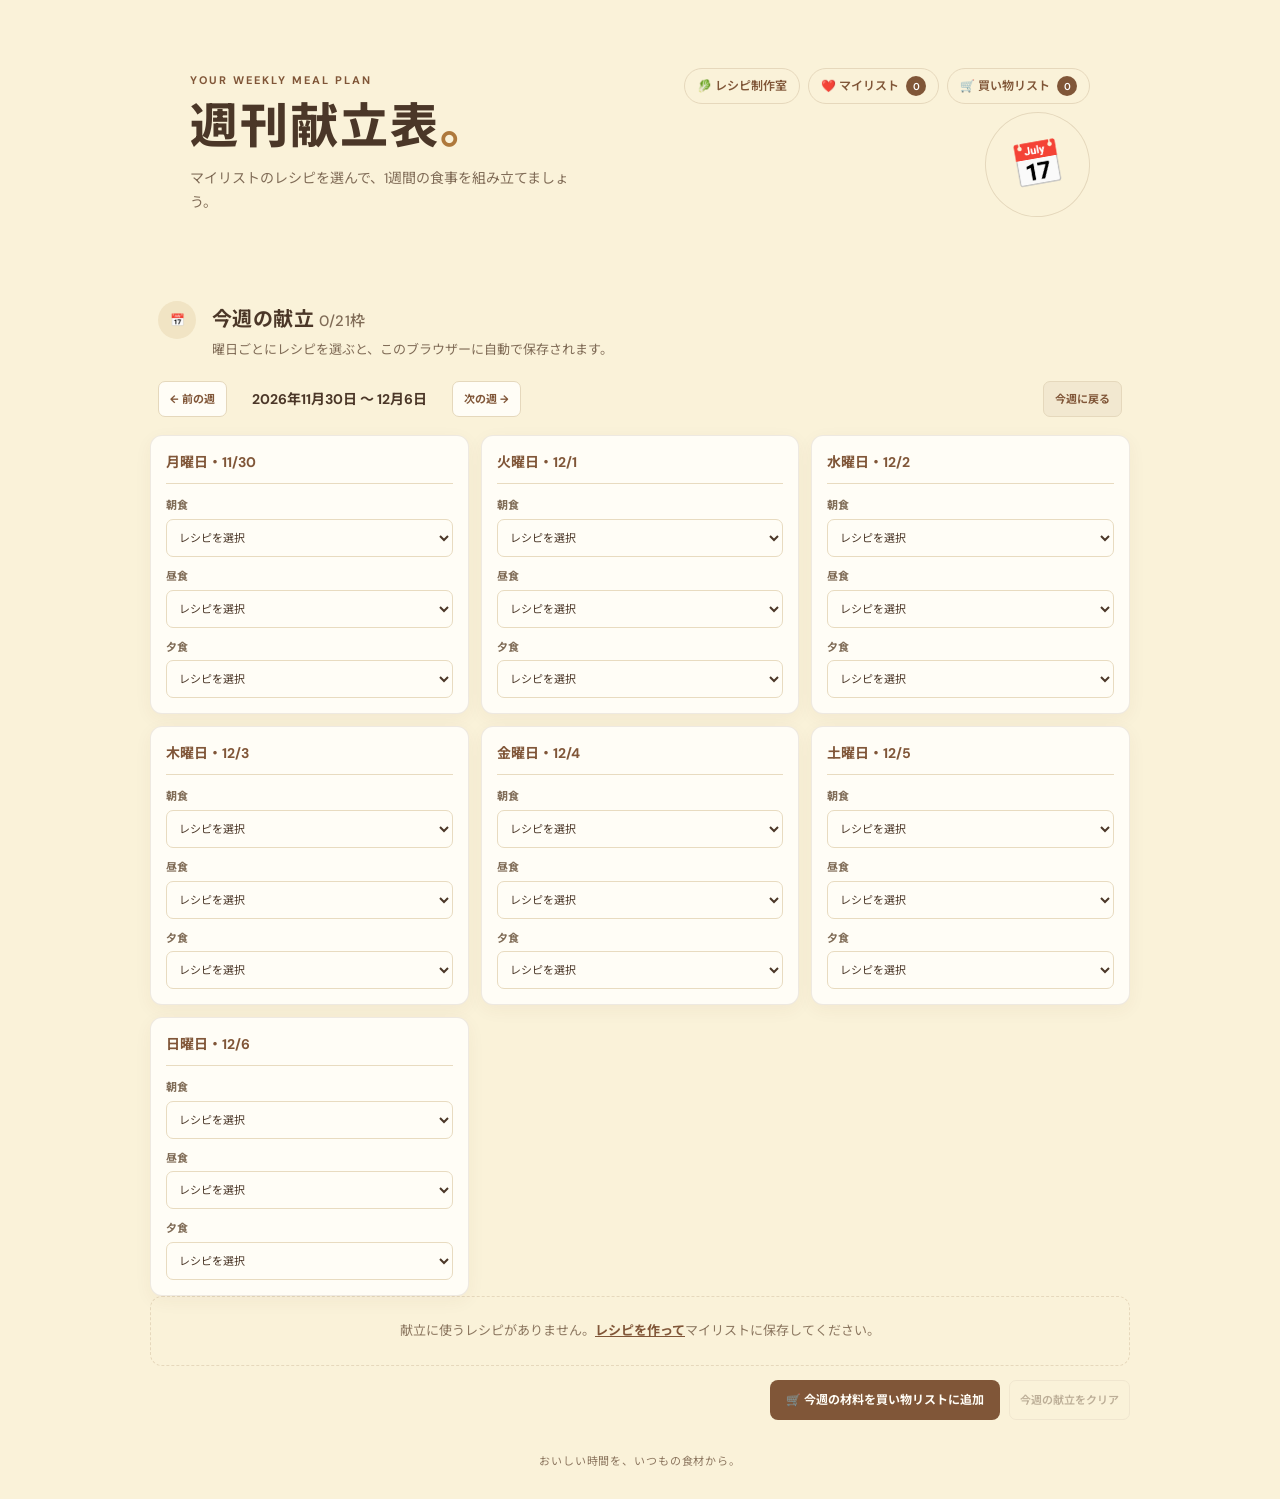
<file: public/meal-plan.html>
<!DOCTYPE html>
<html lang="ja">
<head>
    <meta charset="UTF-8">
    <meta name="viewport" content="width=device-width, initial-scale=1.0">
    <meta name="theme-color" content="#faf2d9">
    <title>週刊献立表 | レシピ制作室</title>
    <link rel="stylesheet" href="recipe.css">
</head>
<body>
    <main class="app-shell">
        <header class="hero">
            <div class="hero-copy">
                <p class="eyebrow">YOUR WEEKLY MEAL PLAN</p>
                <h1>週刊献立表<span>。</span></h1>
                <p class="hero-description">マイリストのレシピを選んで、1週間の食事を組み立てましょう。</p>
            </div>
            <div class="hero-actions">
                <a class="bookmark-nav back-nav" href="recipe.html">🥬 レシピ制作室</a>
                <a class="bookmark-nav back-nav" href="my-list.html">❤️ マイリスト <span id="savedNavCount">0</span></a>
                <a class="bookmark-nav back-nav utility-nav" href="shopping-list.html">🛒 買い物リスト <span id="shoppingNavCount">0</span></a>
                <div class="hero-mark" aria-hidden="true">📅</div>
            </div>
        </header>

        <section class="planner-section" aria-labelledby="weekHeading">
            <div class="results-heading">
                <div class="section-heading">
                    <span class="step-number">📅</span>
                    <div>
                        <h2 id="weekHeading">今週の献立 <span id="plannedCount" class="saved-count"></span></h2>
                        <p>曜日ごとにレシピを選ぶと、このブラウザーに自動で保存されます。</p>
                    </div>
                </div>
            </div>

            <div class="planner-toolbar">
                <div class="week-navigation" aria-label="表示する週">
                    <button id="previousWeekButton" class="week-nav-button" type="button">← 前の週</button>
                    <p id="weekRange" class="week-range" aria-live="polite"></p>
                    <button id="nextWeekButton" class="week-nav-button" type="button">次の週 →</button>
                </div>
                <button id="currentWeekButton" class="week-nav-button current-week-button" type="button">今週に戻る</button>
            </div>

            <div id="mealPlanGrid" class="meal-plan-grid"></div>
            <p id="noSavedRecipes" class="empty-state" hidden>
                献立に使うレシピがありません。<a href="recipe.html">レシピを作って</a>マイリストに保存してください。
            </p>

            <div class="planner-actions">
                <button id="addPlanToShoppingButton" class="shopping-submit-button" type="button">🛒 今週の材料を買い物リストに追加</button>
                <button id="clearWeekButton" class="shopping-tool-button is-secondary" type="button">今週の献立をクリア</button>
            </div>
        </section>

        <p id="status" class="status" role="status" aria-live="polite" hidden></p>
        <footer class="page-footer">おいしい時間を、いつもの食材から。</footer>
    </main>

    <script src="shopping-list.js"></script>
    <script src="meal-plan.js"></script>
</body>
</html>
</file>
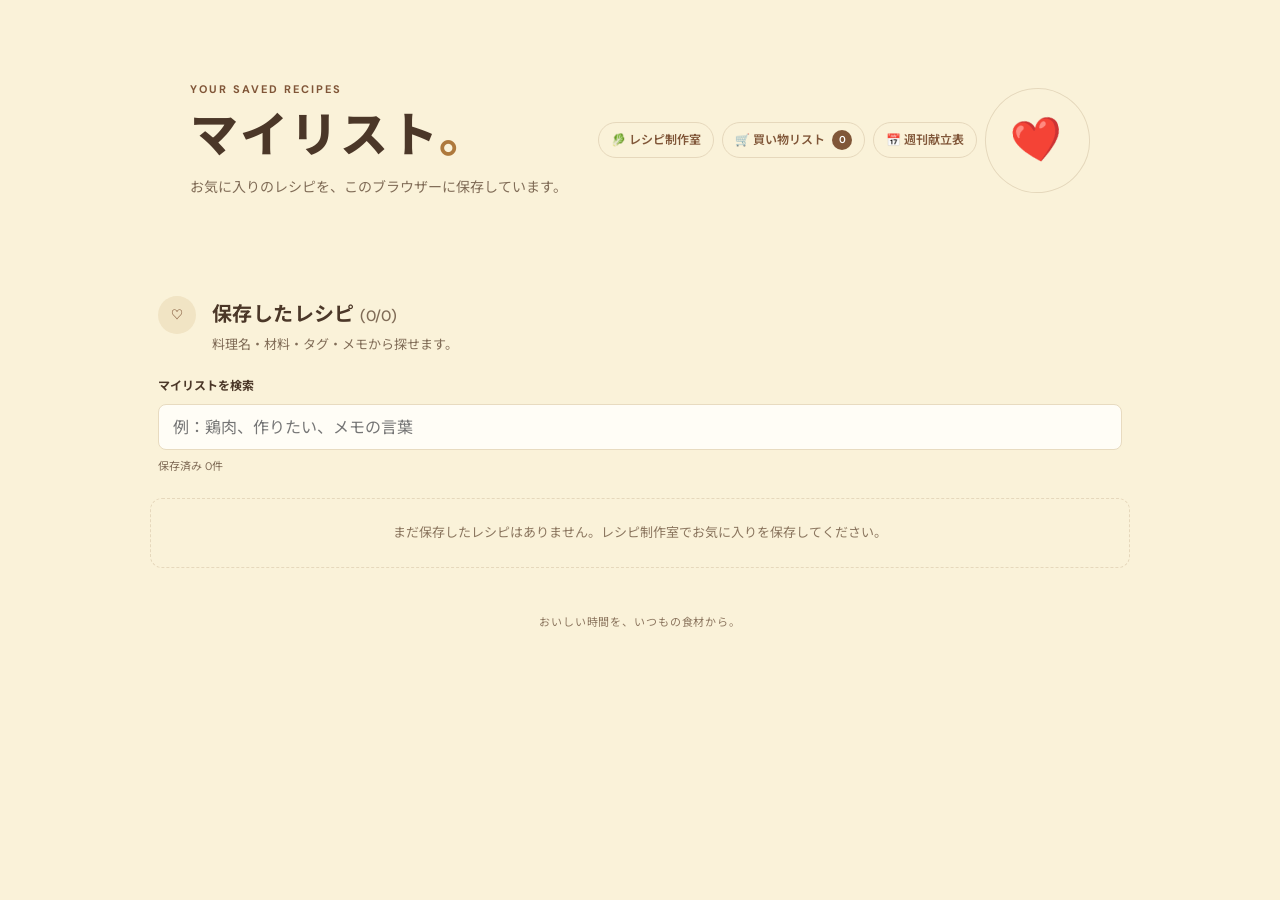
<file: public/my-list.html>
<!DOCTYPE html>
<html lang="ja">
<head>
    <meta charset="UTF-8">
    <meta name="viewport" content="width=device-width, initial-scale=1.0">
    <meta name="theme-color" content="#faf2d9">
    <title>マイリスト | レシピ制作室</title>
    <link rel="stylesheet" href="recipe.css">
</head>
<body>
    <main class="app-shell">
        <header class="hero">
            <div class="hero-copy">
                <p class="eyebrow">YOUR SAVED RECIPES</p>
                <h1>マイリスト<span>。</span></h1>
                <p class="hero-description">お気に入りのレシピを、このブラウザーに保存しています。</p>
            </div>
            <div class="hero-actions">
                <a class="bookmark-nav back-nav" href="recipe.html">🥬 レシピ制作室</a>
                <a class="bookmark-nav back-nav" href="shopping-list.html">🛒 買い物リスト <span id="shoppingCount">0</span></a>
                <a class="bookmark-nav back-nav utility-nav" href="meal-plan.html">📅 週刊献立表</a>
                <div class="hero-mark" aria-hidden="true">❤️</div>
            </div>
        </header>

        <section class="saved-section">
            <div class="results-heading">
                <div class="section-heading">
                    <span class="step-number">♡</span>
                    <div>
                        <h2>保存したレシピ <span id="savedCount" class="saved-count"></span></h2>
                        <p>料理名・材料・タグ・メモから探せます。</p>
                    </div>
                </div>
            </div>
            <div class="my-list-tools">
                <label for="searchInput">マイリストを検索</label>
                <input id="searchInput" type="search" placeholder="例：鶏肉、作りたい、メモの言葉">
                <p id="searchSummary" class="search-summary" aria-live="polite"></p>
            </div>
            <div id="savedRecipeList" class="recipe-list"></div>
            <p id="savedEmpty" class="empty-state" hidden>まだ保存したレシピはありません。レシピ制作室でお気に入りを保存してください。</p>
            <p id="noResults" class="empty-state" hidden>検索に一致するレシピがありません。別の言葉で検索してください。</p>
        </section>

        <datalist id="tagSuggestions">
            <option value="作りたい"></option>
            <option value="作った"></option>
            <option value="また作りたい"></option>
            <option value="時短"></option>
        </datalist>

        <p id="status" class="status" role="status" hidden></p>
        <footer class="page-footer">おいしい時間を、いつもの食材から。</footer>
    </main>

    <script src="shopping-list.js"></script>
    <script src="cooking-mode.js"></script>
    <script>
        const bookmarksKey = 'recipe-bookmarks-v1';
        const shoppingCount = document.getElementById('shoppingCount');
        const savedRecipeList = document.getElementById('savedRecipeList');
        const savedEmpty = document.getElementById('savedEmpty');
        const noResults = document.getElementById('noResults');
        const savedCount = document.getElementById('savedCount');
        const searchInput = document.getElementById('searchInput');
        const searchSummary = document.getElementById('searchSummary');
        const statusEl = document.getElementById('status');
        let bookmarks = loadBookmarks();

        renderBookmarks();
        searchInput.addEventListener('input', renderBookmarks);

        window.addEventListener('storage', (event) => {
            if (event.key === bookmarksKey) {
                bookmarks = loadBookmarks();
                renderBookmarks();
            }
            if (event.key === RecipeShoppingList.key) renderShoppingCount();
        });

        renderShoppingCount();

        function renderBookmarks() {
            const activeDialog = savedRecipeList.querySelector('.saved-recipe-dialog[open]');
            const activeBookmarkKey = activeDialog?.dataset.bookmarkKey;
            savedRecipeList.replaceChildren();
            const query = searchInput.value.trim().toLocaleLowerCase('ja');
            const filteredBookmarks = bookmarks.filter((bookmark) => matchesSearch(bookmark, query));
            savedCount.textContent = `(${filteredBookmarks.length}/${bookmarks.length})`;
            searchSummary.textContent = query ? `${filteredBookmarks.length}件が見つかりました` : `保存済み ${bookmarks.length}件`;
            savedEmpty.hidden = bookmarks.length > 0;
            noResults.hidden = bookmarks.length === 0 || filteredBookmarks.length > 0;
            filteredBookmarks.forEach((bookmark) => savedRecipeList.appendChild(createRecipeCard(bookmark)));

            if (activeBookmarkKey) {
                const activeCard = Array.from(savedRecipeList.children)
                    .find((card) => card.dataset.bookmarkKey === activeBookmarkKey);
                activeCard?.querySelector('.saved-recipe-dialog')?.showModal();
            }
        }

        function matchesSearch(bookmark, query) {
            if (!query) return true;
            const recipe = bookmark.recipe;
            const searchableText = [
                recipe.name,
                recipe.description,
                bookmark.genre,
                bookmark.note,
                ...(Array.isArray(bookmark.tags) ? bookmark.tags : []),
                ...(Array.isArray(recipe.ingredients) ? recipe.ingredients : []),
                ...(Array.isArray(recipe.steps) ? recipe.steps : [])
            ].join(' ').toLocaleLowerCase('ja');
            return searchableText.includes(query);
        }

        function createRecipeCard(bookmark) {
            const recipe = bookmark.recipe;
            const card = document.createElement('article');
            card.className = 'recipe-card';

            const summary = document.createElement('div');
            summary.className = 'saved-recipe-summary';
            const overview = document.createElement('div');
            overview.className = 'saved-recipe-overview';

            const title = document.createElement('h3');
            title.textContent = recipe.name || 'おすすめレシピ';
            const description = document.createElement('p');
            description.className = 'recipe-description';
            description.textContent = recipe.description || '';
            overview.append(title, description);

            const summaryFooter = document.createElement('div');
            summaryFooter.className = 'saved-recipe-summary-footer';
            const meta = document.createElement('p');
            meta.className = 'servings-note';
            meta.textContent = `${bookmark.genre || 'ジャンル未設定'}・${bookmark.servings || 2}人分`;
            const time = document.createElement('span');
            time.className = 'time-badge';
            time.textContent = `◷ ${Number(recipe.cookingTimeMinutes) || '—'}分`;
            const openButton = document.createElement('button');
            openButton.type = 'button';
            openButton.className = 'saved-recipe-open-button';
            openButton.textContent = '詳細を見る';
            summaryFooter.append(meta, time, openButton);
            summary.append(overview, summaryFooter);

            const dialog = document.createElement('dialog');
            dialog.className = 'saved-recipe-dialog';
            dialog.dataset.bookmarkKey = bookmark.key;
            const dialogTitle = document.createElement('h2');
            dialogTitle.className = 'saved-recipe-dialog-title';
            dialogTitle.id = `saved-recipe-dialog-title-${bookmarks.indexOf(bookmark)}`;
            dialogTitle.textContent = recipe.name || 'おすすめレシピ';
            dialog.setAttribute('aria-labelledby', dialogTitle.id);

            const dialogHeader = document.createElement('div');
            dialogHeader.className = 'saved-recipe-dialog-header';
            const closeButton = document.createElement('button');
            closeButton.type = 'button';
            closeButton.className = 'saved-recipe-dialog-close';
            closeButton.textContent = '閉じる';
            closeButton.addEventListener('click', () => dialog.close());
            dialogHeader.append(dialogTitle, closeButton);

            const dialogStatus = document.createElement('p');
            dialogStatus.className = 'status saved-recipe-dialog-status';
            dialogStatus.setAttribute('role', 'status');
            dialogStatus.setAttribute('aria-live', 'polite');
            dialogStatus.hidden = true;

            const content = document.createElement('div');
            content.className = 'saved-recipe-content';

            const ingredientsHeading = document.createElement('h4');
            ingredientsHeading.textContent = '材料';
            const ingredientsList = document.createElement('ul');
            ingredientsList.className = 'ingredients-list';
            appendItems(ingredientsList, recipe.ingredients);

            const stepsHeading = document.createElement('h4');
            stepsHeading.textContent = '作り方';
            const stepsList = document.createElement('ol');
            stepsList.className = 'steps-list';
            appendItems(stepsList, recipe.steps);

            const organizer = document.createElement('div');
            organizer.className = 'recipe-organizer';

            const tagsHeading = document.createElement('h4');
            tagsHeading.textContent = 'タグ';
            const tagList = document.createElement('div');
            tagList.className = 'tag-list';
            appendTags(tagList, bookmark);

            const tagControls = document.createElement('div');
            tagControls.className = 'tag-controls';
            const tagInput = document.createElement('input');
            tagInput.type = 'text';
            tagInput.className = 'tag-input';
            tagInput.placeholder = 'タグを追加';
            tagInput.maxLength = 30;
            tagInput.setAttribute('list', 'tagSuggestions');
            tagInput.setAttribute('aria-label', `${recipe.name || 'レシピ'}に付けるタグ`);
            const addTagButton = document.createElement('button');
            addTagButton.type = 'button';
            addTagButton.className = 'tag-add-button';
            addTagButton.textContent = '追加';
            addTagButton.addEventListener('click', () => addTag(bookmark.key, tagInput.value));
            tagInput.addEventListener('keydown', (event) => {
                if (event.key === 'Enter') {
                    event.preventDefault();
                    addTag(bookmark.key, tagInput.value);
                }
            });
            tagControls.append(tagInput, addTagButton);

            const noteLabel = document.createElement('label');
            noteLabel.className = 'organizer-label note-label';
            noteLabel.textContent = 'メモ';
            const noteInput = document.createElement('textarea');
            noteInput.className = 'recipe-note';
            noteInput.rows = 3;
            noteInput.maxLength = 1000;
            noteInput.placeholder = '作った日やアレンジなどをメモ';
            noteInput.value = String(bookmark.note || '');
            noteInput.setAttribute('aria-label', `${recipe.name || 'レシピ'}のメモ`);
            noteLabel.appendChild(noteInput);

            const saveNoteButton = document.createElement('button');
            saveNoteButton.type = 'button';
            saveNoteButton.className = 'note-save-button';
            saveNoteButton.textContent = 'メモを保存';
            saveNoteButton.addEventListener('click', () => saveNote(bookmark.key, noteInput.value));
            noteInput.addEventListener('input', () => {
                saveNoteButton.textContent = 'メモを保存';
                saveNoteButton.disabled = false;
            });

            organizer.append(tagsHeading, tagList, tagControls, noteLabel, saveNoteButton);

            const removeButton = document.createElement('button');
            removeButton.type = 'button';
            removeButton.className = 'bookmark-button is-remove';
            removeButton.textContent = 'マイリストから削除';
            removeButton.addEventListener('click', () => removeBookmark(bookmark.key));

            const shoppingButton = document.createElement('button');
            shoppingButton.type = 'button';
            shoppingButton.className = 'shopping-add-button';
            shoppingButton.textContent = '🛒 材料を買い物リストに追加';
            shoppingButton.addEventListener('click', () => addToShoppingList(recipe));

            const actions = document.createElement('div');
            actions.className = 'recipe-actions';

            const cookingModeButton = document.createElement('button');
            cookingModeButton.type = 'button';
            cookingModeButton.className = 'cooking-mode-button';
            cookingModeButton.textContent = '調理モードで見る';
            cookingModeButton.disabled = !Array.isArray(recipe.steps) || recipe.steps.length === 0;
            cookingModeButton.addEventListener('click', () => CookingMode.open(recipe, cookingModeButton));

            actions.append(cookingModeButton, shoppingButton, removeButton);
            card.dataset.bookmarkKey = bookmark.key;
            content.append(ingredientsHeading, ingredientsList, stepsHeading, stepsList, organizer, actions);
            dialog.append(dialogHeader, dialogStatus, content);
            openButton.addEventListener('click', () => dialog.showModal());
            dialog.addEventListener('click', (event) => {
                if (event.target === dialog) dialog.close();
            });
            card.append(summary, dialog);
            return card;
        }

        function appendTags(list, bookmark) {
            const tags = Array.isArray(bookmark.tags) ? bookmark.tags : [];
            if (tags.length === 0) {
                const empty = document.createElement('span');
                empty.className = 'tag-empty';
                empty.textContent = 'タグなし';
                list.appendChild(empty);
                return;
            }

            tags.forEach((tag) => {
                const chip = document.createElement('span');
                chip.className = 'tag-chip';
                const text = document.createElement('span');
                text.textContent = tag;
                const remove = document.createElement('button');
                remove.type = 'button';
                remove.textContent = '×';
                remove.setAttribute('aria-label', `タグ「${tag}」を削除`);
                remove.addEventListener('click', () => removeTag(bookmark.key, tag));
                chip.append(text, remove);
                list.appendChild(chip);
            });
        }

        function addTag(key, rawTag) {
            const tag = rawTag.trim();
            if (!tag) return;
            const bookmark = bookmarks.find((item) => item.key === key);
            if (!bookmark) return;
            const tags = Array.isArray(bookmark.tags) ? bookmark.tags : [];
            if (tags.some((savedTag) => savedTag.toLocaleLowerCase('ja') === tag.toLocaleLowerCase('ja'))) return;
            if (updateBookmark(key, { tags: [...tags, tag] })) focusCardControl(key, '.tag-input');
        }

        function removeTag(key, tag) {
            const bookmark = bookmarks.find((item) => item.key === key);
            if (!bookmark) return;
            const tags = (Array.isArray(bookmark.tags) ? bookmark.tags : []).filter((savedTag) => savedTag !== tag);
            if (updateBookmark(key, { tags })) focusCardControl(key, '.tag-input');
        }

        function saveNote(key, note) {
            if (!updateBookmark(key, { note })) return;
            const card = Array.from(savedRecipeList.children).find((item) => item.dataset.bookmarkKey === key);
            const saveButton = card?.querySelector('.note-save-button');
            if (saveButton) {
                saveButton.textContent = '保存しました';
                saveButton.disabled = true;
            }
            card?.querySelector('.recipe-note')?.focus();
        }

        function updateBookmark(key, changes) {
            const previousBookmarks = bookmarks;
            bookmarks = bookmarks.map((bookmark) => bookmark.key === key ? { ...bookmark, ...changes } : bookmark);
            try {
                localStorage.setItem(bookmarksKey, JSON.stringify(bookmarks));
                renderBookmarks();
                return true;
            } catch {
                bookmarks = previousBookmarks;
                showStatus('変更を保存できませんでした。ブラウザーの保存設定をご確認ください。');
                return false;
            }
        }

        function focusCardControl(key, selector) {
            const card = Array.from(savedRecipeList.children).find((item) => item.dataset.bookmarkKey === key);
            card?.querySelector(selector)?.focus();
        }

        function appendItems(list, items) {
            (Array.isArray(items) ? items : []).forEach((text) => {
                const item = document.createElement('li');
                item.textContent = String(text);
                list.appendChild(item);
            });
        }

        function addToShoppingList(recipe) {
            const result = RecipeShoppingList.addRecipe(recipe);
            if (!result.ok) {
                showStatus('買い物リストを保存できませんでした。ブラウザーの保存設定をご確認ください。');
                return;
            }
            renderShoppingCount();
            showStatus(result.added > 0
                ? `材料を${result.added}件、買い物リストに追加しました。`
                : 'このレシピの材料は、すでに買い物リストにあります。');
        }

        function renderShoppingCount() {
            if (shoppingCount) shoppingCount.textContent = String(RecipeShoppingList.countPending());
        }

        function showStatus(message) {
            const activeDialog = savedRecipeList.querySelector('.saved-recipe-dialog[open]');
            const target = activeDialog?.querySelector('.saved-recipe-dialog-status') || statusEl;
            target.textContent = message;
            target.hidden = false;
            if (target !== statusEl) statusEl.hidden = true;
            target.scrollIntoView({ behavior: 'smooth', block: 'center' });
        }

        function removeBookmark(key) {
            const previousBookmarks = bookmarks;
            bookmarks = bookmarks.filter((bookmark) => bookmark.key !== key);
            try {
                localStorage.setItem(bookmarksKey, JSON.stringify(bookmarks));
                renderBookmarks();
            } catch {
                bookmarks = previousBookmarks;
                showStatus('マイリストを更新できませんでした。ブラウザーの保存設定をご確認ください。');
            }
        }

        function loadBookmarks() {
            try {
                const saved = JSON.parse(localStorage.getItem(bookmarksKey) || '[]');
                return Array.isArray(saved)
                    ? saved.filter((item) => item && item.recipe && item.key).map((item) => ({
                        ...item,
                        tags: Array.isArray(item.tags) ? item.tags.filter((tag) => typeof tag === 'string') : [],
                        note: typeof item.note === 'string' ? item.note : ''
                    }))
                    : [];
            } catch {
                return [];
            }
        }
    </script>
</body>
</html>
</file>
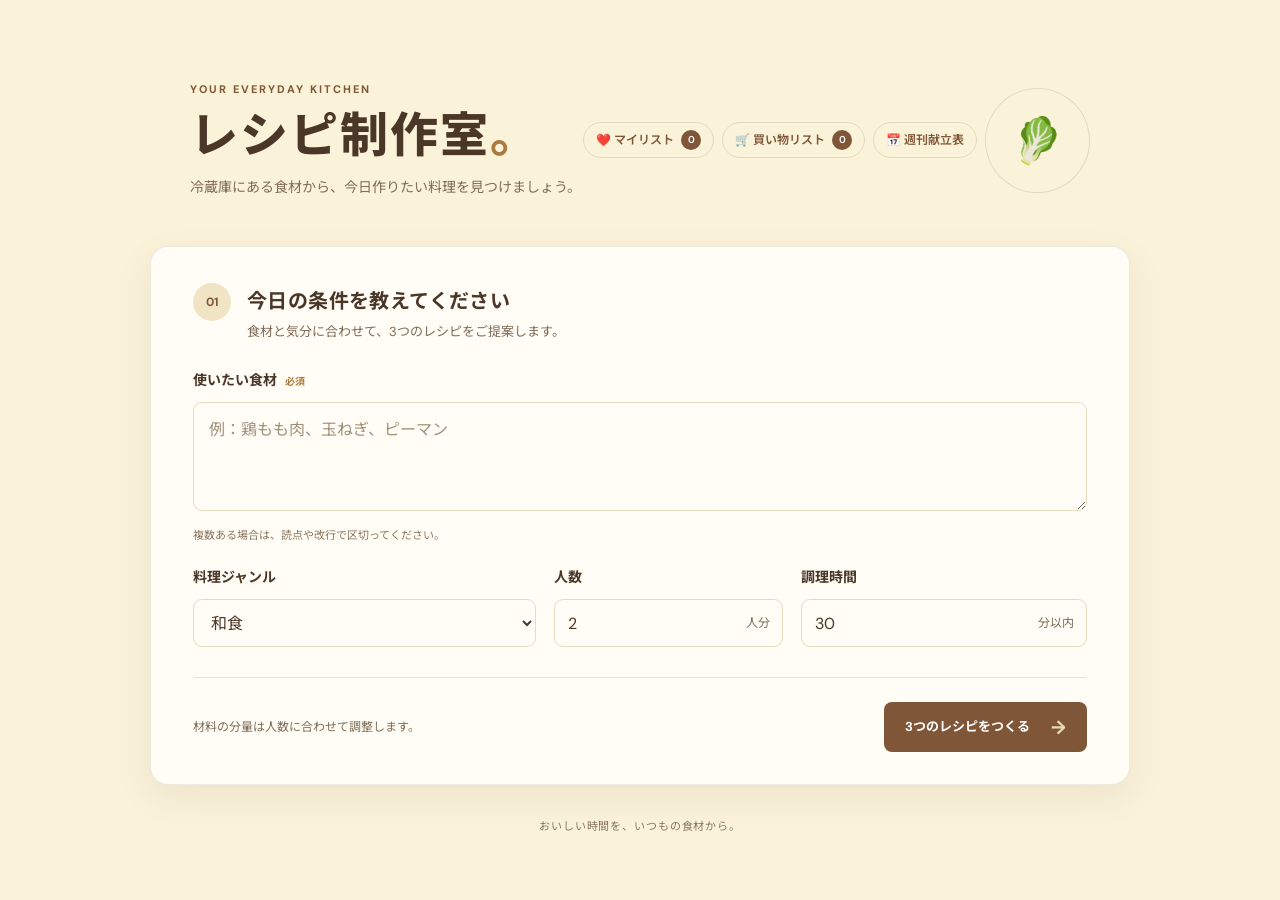
<file: public/recipe.html>
<!DOCTYPE html>
<html lang="ja">
<head>
    <meta charset="UTF-8">
    <meta name="viewport" content="width=device-width, initial-scale=1.0">
    <meta name="theme-color" content="#faf2d9">
    <title>レシピ制作室</title>
    <link rel="stylesheet" href="recipe.css">
</head>
<body>
    <main class="app-shell">
        <header class="hero">
            <div class="hero-copy">
                <p class="eyebrow">YOUR EVERYDAY KITCHEN</p>
                <h1>レシピ制作室<span>。</span></h1>
                <p class="hero-description">冷蔵庫にある食材から、今日作りたい料理を見つけましょう。</p>
            </div>
            <div class="hero-actions">
                <a class="bookmark-nav" href="my-list.html" aria-label="マイリストを開く">❤️ マイリスト <span id="savedCount">0</span></a>
                <a class="bookmark-nav back-nav utility-nav" href="shopping-list.html">🛒 買い物リスト <span id="shoppingCount">0</span></a>
                <a class="bookmark-nav back-nav utility-nav" href="meal-plan.html">📅 週刊献立表</a>
                <div class="hero-mark" aria-hidden="true">🥬</div>
            </div>
        </header>

        <section class="workspace" aria-label="レシピの条件">
            <form id="recipeForm" class="recipe-form">
                <div class="section-heading">
                    <span class="step-number">01</span>
                    <div>
                        <h2>今日の条件を教えてください</h2>
                        <p>食材と気分に合わせて、3つのレシピをご提案します。</p>
                    </div>
                </div>

                <div class="form-group">
                    <label for="ingredients">使いたい食材 <span class="required">必須</span></label>
                    <textarea id="ingredients" name="ingredients" rows="3" placeholder="例：鶏もも肉、玉ねぎ、ピーマン" required></textarea>
                    <span class="field-hint">複数ある場合は、読点や改行で区切ってください。</span>
                </div>

                <div class="form-grid">
                    <div class="form-group">
                        <label for="genre">料理ジャンル</label>
                        <select id="genre" name="genre">
                            <option value="和食">和食</option>
                            <option value="洋食">洋食</option>
                            <option value="中華">中華</option>
                            <option value="お菓子">お菓子</option>
                        </select>
                    </div>

                    <div class="form-group">
                        <label for="servings">人数</label>
                        <div class="input-with-unit">
                            <input id="servings" name="servings" type="number" min="1" max="12" value="2" required>
                            <span>人分</span>
                        </div>
                    </div>

                    <div class="form-group">
                        <label for="cookingTime">調理時間</label>
                        <div class="input-with-unit">
                            <input id="cookingTime" name="cookingTime" type="number" min="5" max="180" step="5" value="30" required>
                            <span>分以内</span>
                        </div>
                    </div>
                </div>

                <div class="form-footer">
                    <p>材料の分量は人数に合わせて調整します。</p>
                    <button class="submit-button" id="submitButton" type="submit">
                        <span>3つのレシピをつくる</span>
                        <span class="button-arrow" aria-hidden="true">→</span>
                    </button>
                </div>
            </form>
        </section>

        <p id="status" class="status" role="status" hidden></p>

        <section id="resultsSection" class="results-section" aria-live="polite" hidden>
            <div class="results-heading">
                <div class="section-heading">
                    <span class="step-number">02</span>
                    <div>
                        <h2>今日のおすすめレシピ</h2>
                        <p id="resultsSummary"></p>
                    </div>
                </div>
            </div>
            <div id="recipeList" class="recipe-list"></div>
        </section>

        <footer class="page-footer">おいしい時間を、いつもの食材から。</footer>
    </main>

    <script src="shopping-list.js"></script>
    <script src="cooking-mode.js"></script>
    <script>
        const form = document.getElementById('recipeForm');
        const submitButton = document.getElementById('submitButton');
        const statusEl = document.getElementById('status');
        const resultsSection = document.getElementById('resultsSection');
        const recipeList = document.getElementById('recipeList');
        const savedCount = document.getElementById('savedCount');
        const shoppingCount = document.getElementById('shoppingCount');
        const bookmarksKey = 'recipe-bookmarks-v1';
        let bookmarks = loadBookmarks();
        let currentRecipes = [];
        let currentRecipeContext = null;
        let regeneratingIndex = null;

        renderBookmarks();
        renderShoppingCount();
        window.addEventListener('storage', (event) => {
            if (event.key === bookmarksKey) {
                bookmarks = loadBookmarks();
                renderBookmarks();
                renderGeneratedRecipes();
            }
            if (event.key === RecipeShoppingList.key) renderShoppingCount();
        });

        form.addEventListener('submit', async (event) => {
            event.preventDefault();
            if (!form.reportValidity()) return;

            const formData = new FormData(form);
            const ingredients = String(formData.get('ingredients')).trim();
            const servings = Number(formData.get('servings'));
            const cookingTime = Number(formData.get('cookingTime'));

            setLoading(true);
            statusEl.hidden = true;
            resultsSection.hidden = true;
            recipeList.replaceChildren();

            try {
                const context = { ingredients, genre: formData.get('genre'), servings, cookingTime };
                const recipes = await requestRecipes(context, 3);

                document.getElementById('resultsSummary').textContent = `${context.genre}・${servings}人分・${cookingTime}分以内`;
                currentRecipes = recipes;
                currentRecipeContext = context;
                renderGeneratedRecipes();
                resultsSection.hidden = false;
                resultsSection.scrollIntoView({ behavior: 'smooth', block: 'start' });
            } catch (error) {
                statusEl.textContent = error.message || 'レシピの生成に失敗しました。時間をおいて再度お試しください。';
                statusEl.hidden = false;
            } finally {
                setLoading(false);
            }
        });

        function renderGeneratedRecipes() {
            recipeList.replaceChildren();
            if (!currentRecipeContext) return;
            currentRecipes.forEach((recipe, index) => {
                recipeList.appendChild(createRecipeCard(
                    recipe,
                    index + 1,
                    currentRecipeContext.servings,
                    currentRecipeContext.genre,
                    currentRecipeContext.cookingTime
                ));
            });
        }

        async function requestRecipes(context, count, excludeRecipe = '', allowAdditional = false) {
            const response = await fetch('/api/', {
                method: 'POST',
                headers: { 'Content-Type': 'application/json' },
                body: JSON.stringify({
                    title: '今日のおすすめレシピ',
                    ...context,
                    count,
                    excludeRecipe
                })
            });

            const result = await response.json();
            if (!response.ok) throw new Error(result.error || 'レシピを生成できませんでした。');
            if (!Array.isArray(result.data) || (allowAdditional ? result.data.length < count : result.data.length !== count)) {
                throw new Error(`レシピを${count}件取得できませんでした。もう一度お試しください。`);
            }
            return result.data;
        }

        async function regenerateRecipe(index) {
            if (regeneratingIndex !== null || !currentRecipeContext || !currentRecipes[index]) return;

            regeneratingIndex = index;
            statusEl.hidden = true;
            submitButton.disabled = true;
            renderGeneratedRecipes();

            try {
                const currentNames = new Set(currentRecipes
                    .map((recipe) => String(recipe.name || '').trim().toLocaleLowerCase('ja'))
                    .filter(Boolean));
                const excludedNames = currentRecipes.map((recipe) => recipe.name).filter(Boolean).join('、');
                const candidates = await requestRecipes(currentRecipeContext, 1, excludedNames, true);
                const replacement = candidates.find((recipe) => {
                    const name = String(recipe.name || '').trim().toLocaleLowerCase('ja');
                    return !name || !currentNames.has(name);
                });
                if (!replacement) throw new Error('別のレシピを生成できませんでした。もう一度お試しください。');
                currentRecipes[index] = replacement;
                renderGeneratedRecipes();
            } catch (error) {
                showStatus(error.message || 'レシピを再生成できませんでした。もう一度お試しください。');
            } finally {
                regeneratingIndex = null;
                submitButton.disabled = false;
                renderGeneratedRecipes();
            }
        }

        function createRecipeCard(recipe, index, servings, genre, cookingTime) {
            const card = document.createElement('article');
            card.className = 'recipe-card';

            const header = document.createElement('div');
            header.className = 'recipe-card-header';

            const number = document.createElement('span');
            number.className = 'recipe-number';
            number.textContent = `RECIPE 0${index}`;

            const time = document.createElement('span');
            time.className = 'time-badge';
            time.textContent = `◷ ${Number(recipe.cookingTimeMinutes) || '—'}分`;
            header.append(number, time);

            const title = document.createElement('h3');
            title.textContent = recipe.name || 'おすすめレシピ';

            const description = document.createElement('p');
            description.className = 'recipe-description';
            description.textContent = recipe.description || '';

            const meta = document.createElement('p');
            meta.className = 'servings-note';
            meta.textContent = `${servings}人分`;

            const ingredientsHeading = document.createElement('h4');
            ingredientsHeading.textContent = '材料';
            const ingredientsList = document.createElement('ul');
            ingredientsList.className = 'ingredients-list';
            appendTextItems(ingredientsList, recipe.ingredients);

            const stepsHeading = document.createElement('h4');
            stepsHeading.textContent = '作り方';
            const stepsList = document.createElement('ol');
            stepsList.className = 'steps-list';
            appendTextItems(stepsList, recipe.steps);

            const key = recipeKey(recipe);
            const isSaved = bookmarks.some((bookmark) => bookmark.key === key);
            const bookmarkButton = document.createElement('button');
            bookmarkButton.type = 'button';
            bookmarkButton.className = `bookmark-button${isSaved ? ' is-saved' : ''}`;
            bookmarkButton.textContent = isSaved ? '♥ 保存済み' : '♡ マイリストに保存';
            bookmarkButton.setAttribute('aria-pressed', String(isSaved));
            bookmarkButton.addEventListener('click', () => {
                if (isSaved) {
                    removeBookmark(key);
                } else {
                    addBookmark({ key, recipe, servings, genre, cookingTime, tags: [], note: '' });
                }
            });

            const actions = document.createElement('div');
            actions.className = 'recipe-actions';

            const cookingModeButton = document.createElement('button');
            cookingModeButton.type = 'button';
            cookingModeButton.className = 'cooking-mode-button';
            cookingModeButton.textContent = '調理モードで見る';
            cookingModeButton.disabled = !Array.isArray(recipe.steps) || recipe.steps.length === 0;
            cookingModeButton.addEventListener('click', () => CookingMode.open(recipe, cookingModeButton));

            const shoppingButton = document.createElement('button');
            shoppingButton.type = 'button';
            shoppingButton.className = 'shopping-add-button';
            shoppingButton.textContent = '🛒 材料を買い物リストに追加';
            shoppingButton.addEventListener('click', () => addToShoppingList(recipe));

            const regenerateButton = document.createElement('button');
            regenerateButton.type = 'button';
            regenerateButton.className = 'regenerate-button';
            regenerateButton.disabled = regeneratingIndex !== null;
            regenerateButton.textContent = regeneratingIndex === index - 1 ? '再生成しています…' : '↻ 別のレシピを提案';
            regenerateButton.addEventListener('click', () => regenerateRecipe(index - 1));
            actions.appendChild(regenerateButton);

            actions.append(cookingModeButton, shoppingButton, bookmarkButton);
            card.append(header, title, description, meta, ingredientsHeading, ingredientsList, stepsHeading, stepsList, actions);
            return card;
        }

        function renderBookmarks() {
            savedCount.textContent = String(bookmarks.length);
        }

        function renderShoppingCount() {
            shoppingCount.textContent = String(RecipeShoppingList.countPending());
        }

        function addToShoppingList(recipe) {
            const result = RecipeShoppingList.addRecipe(recipe);
            if (!result.ok) {
                showStatus('買い物リストを保存できませんでした。ブラウザーの保存設定をご確認ください。');
                return;
            }
            renderShoppingCount();
            showStatus(result.added > 0
                ? `材料を${result.added}件、買い物リストに追加しました。`
                : 'このレシピの材料は、すでに買い物リストにあります。');
        }

        function addBookmark(bookmark) {
            if (bookmarks.some((saved) => saved.key === bookmark.key)) return;
            bookmarks = [bookmark, ...bookmarks];
            if (!storeBookmarks()) {
                bookmarks.shift();
                showStatus('マイリストを保存できませんでした。ブラウザーの保存設定をご確認ください。');
                return;
            }
            renderBookmarks();
            renderGeneratedRecipes();
        }

        function removeBookmark(key) {
            const previousBookmarks = bookmarks;
            bookmarks = bookmarks.filter((bookmark) => bookmark.key !== key);
            if (!storeBookmarks()) {
                bookmarks = previousBookmarks;
                showStatus('マイリストを更新できませんでした。ブラウザーの保存設定をご確認ください。');
                return;
            }
            renderBookmarks();
            renderGeneratedRecipes();
        }

        function recipeKey(recipe) {
            return JSON.stringify([
                recipe.name || '',
                recipe.description || '',
                recipe.cookingTimeMinutes || 0,
                recipe.ingredients || [],
                recipe.steps || []
            ]);
        }

        function loadBookmarks() {
            try {
                const saved = JSON.parse(localStorage.getItem(bookmarksKey) || '[]');
                return Array.isArray(saved) ? saved.filter((item) => item && item.recipe && item.key) : [];
            } catch {
                return [];
            }
        }

        function storeBookmarks() {
            try {
                localStorage.setItem(bookmarksKey, JSON.stringify(bookmarks));
                return true;
            } catch {
                return false;
            }
        }

        function showStatus(message) {
            statusEl.textContent = message;
            statusEl.hidden = false;
            statusEl.scrollIntoView({ behavior: 'smooth', block: 'center' });
        }

        function appendTextItems(list, items) {
            (Array.isArray(items) ? items : []).forEach((text) => {
                const item = document.createElement('li');
                item.textContent = String(text);
                list.appendChild(item);
            });
        }

        function setLoading(isLoading) {
            submitButton.disabled = isLoading;
            submitButton.querySelector('span:first-child').textContent = isLoading ? 'レシピを考えています…' : '3つのレシピをつくる';
            submitButton.setAttribute('aria-busy', String(isLoading));
        }
    </script>
</body>
</html>
</file>
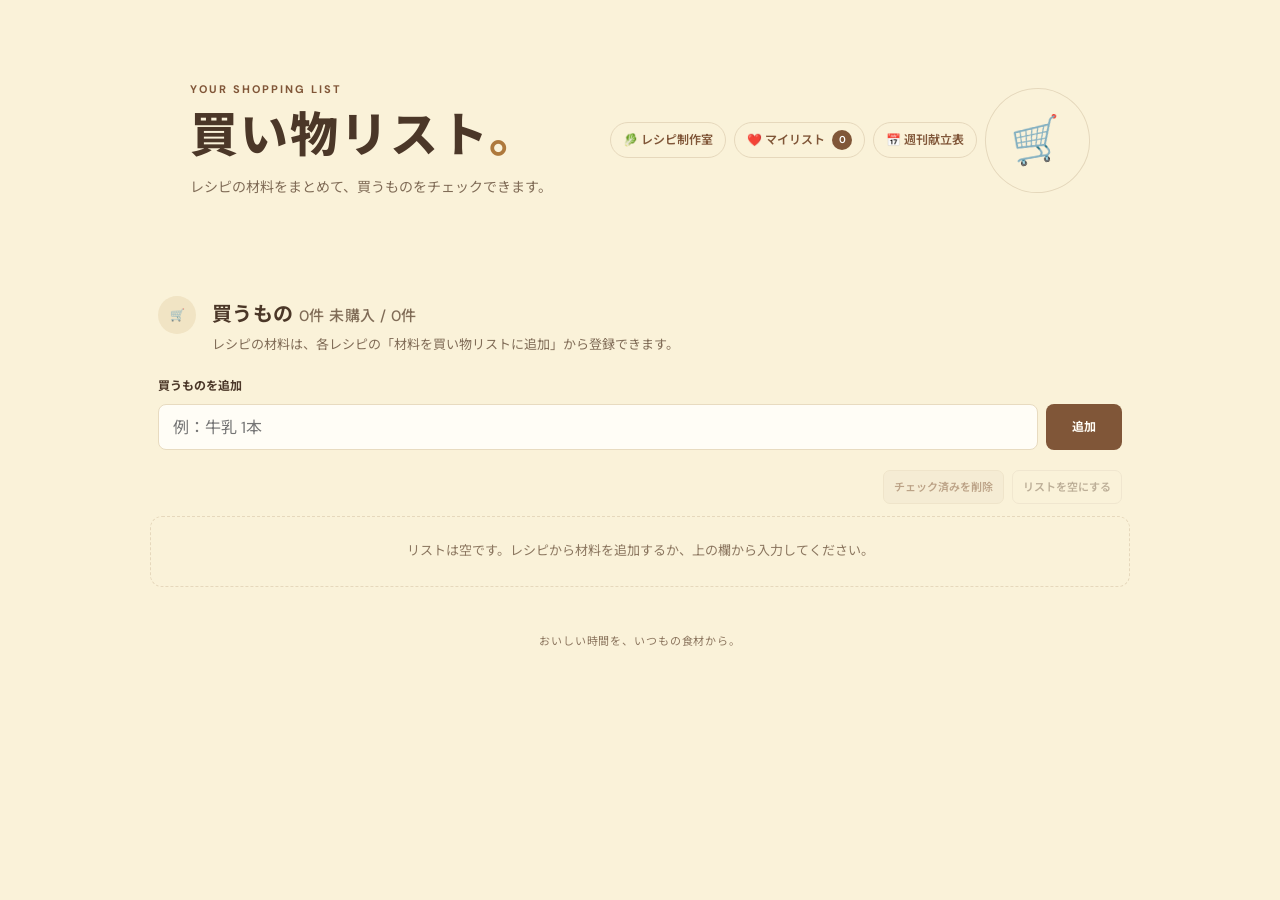
<file: public/shopping-list.html>
<!DOCTYPE html>
<html lang="ja">
<head>
    <meta charset="UTF-8">
    <meta name="viewport" content="width=device-width, initial-scale=1.0">
    <meta name="theme-color" content="#faf2d9">
    <title>買い物リスト | レシピ制作室</title>
    <link rel="stylesheet" href="recipe.css">
</head>
<body>
    <main class="app-shell">
        <header class="hero">
            <div class="hero-copy">
                <p class="eyebrow">YOUR SHOPPING LIST</p>
                <h1>買い物リスト<span>。</span></h1>
                <p class="hero-description">レシピの材料をまとめて、買うものをチェックできます。</p>
            </div>
            <div class="hero-actions">
                <a class="bookmark-nav back-nav" href="recipe.html">🥬 レシピ制作室</a>
                <a class="bookmark-nav back-nav" href="my-list.html">❤️ マイリスト <span id="savedNavCount">0</span></a>
                <a class="bookmark-nav back-nav utility-nav" href="meal-plan.html">📅 週刊献立表</a>
                <div class="hero-mark" aria-hidden="true">🛒</div>
            </div>
        </header>

        <section class="shopping-section">
            <div class="results-heading">
                <div class="section-heading">
                    <span class="step-number">🛒</span>
                    <div>
                        <h2>買うもの <span id="itemSummary" class="saved-count"></span></h2>
                        <p>レシピの材料は、各レシピの「材料を買い物リストに追加」から登録できます。</p>
                    </div>
                </div>
            </div>

            <form id="itemForm" class="shopping-form">
                <label for="itemInput">買うものを追加</label>
                <div class="shopping-input-row">
                    <input id="itemInput" type="text" maxlength="120" placeholder="例：牛乳 1本" autocomplete="off">
                    <button class="shopping-submit-button" type="submit">追加</button>
                </div>
            </form>

            <div class="shopping-tools">
                <button id="removeCheckedButton" class="shopping-tool-button" type="button">チェック済みを削除</button>
                <button id="clearListButton" class="shopping-tool-button is-secondary" type="button">リストを空にする</button>
            </div>
            <ul id="shoppingItems" class="shopping-items"></ul>
            <p id="shoppingEmpty" class="empty-state" hidden>リストは空です。レシピから材料を追加するか、上の欄から入力してください。</p>
        </section>

        <p id="status" class="status" role="status" aria-live="polite" hidden></p>
        <footer class="page-footer">おいしい時間を、いつもの食材から。</footer>
    </main>

    <script src="shopping-list.js"></script>
    <script>
        const itemForm = document.getElementById('itemForm');
        const itemInput = document.getElementById('itemInput');
        const shoppingItems = document.getElementById('shoppingItems');
        const shoppingEmpty = document.getElementById('shoppingEmpty');
        const itemSummary = document.getElementById('itemSummary');
        const removeCheckedButton = document.getElementById('removeCheckedButton');
        const clearListButton = document.getElementById('clearListButton');
        const statusEl = document.getElementById('status');
        const bookmarksKey = 'recipe-bookmarks-v1';
        const savedNavCount = document.getElementById('savedNavCount');
        const shoppingCount = document.getElementById('shoppingCount');
        let items = RecipeShoppingList.load();

        renderItems();
        renderSavedCount();

        itemForm.addEventListener('submit', (event) => {
            event.preventDefault();
            const text = itemInput.value.trim();
            if (!text) {
                itemInput.focus();
                return;
            }
            if (items.some((item) => item.text.toLocaleLowerCase('ja') === text.toLocaleLowerCase('ja'))) {
                showStatus('その品目はすでにリストにあります。');
                return;
            }
            if (saveItems([RecipeShoppingList.createItem(text), ...items])) {
                itemInput.value = '';
                itemInput.focus();
                showStatus('買い物リストに追加しました。');
            }
        });

        removeCheckedButton.addEventListener('click', () => {
            const nextItems = items.filter((item) => !item.checked);
            if (nextItems.length !== items.length) saveItems(nextItems);
        });

        clearListButton.addEventListener('click', () => {
            if (!items.length || !window.confirm('買い物リストをすべて削除しますか？')) return;
            saveItems([]);
        });

        window.addEventListener('storage', (event) => {
            if (event.key === RecipeShoppingList.key) {
                items = RecipeShoppingList.load();
                renderItems();
            }
            if (event.key === bookmarksKey) renderSavedCount();
        });

        function saveItems(nextItems) {
            if (!RecipeShoppingList.save(nextItems)) {
                showStatus('買い物リストを保存できませんでした。ブラウザーの保存設定をご確認ください。');
                return false;
            }
            items = nextItems;
            renderItems();
            return true;
        }

        function renderItems() {
            shoppingItems.replaceChildren();
            const pendingCount = items.filter((item) => !item.checked).length;
            itemSummary.textContent = `${pendingCount}件 未購入 / ${items.length}件`;
            if (shoppingCount) shoppingCount.textContent = String(pendingCount);
            shoppingEmpty.hidden = items.length > 0;
            removeCheckedButton.disabled = pendingCount === items.length;
            clearListButton.disabled = items.length === 0;

            items.forEach((item) => {
                const row = document.createElement('li');
                row.className = `shopping-item${item.checked ? ' is-checked' : ''}`;

                const checkbox = document.createElement('input');
                checkbox.type = 'checkbox';
                checkbox.checked = item.checked;
                checkbox.setAttribute('aria-label', `${item.text}を購入済みにする`);
                checkbox.addEventListener('change', () => {
                    saveItems(items.map((savedItem) => savedItem.id === item.id
                        ? { ...savedItem, checked: checkbox.checked }
                        : savedItem));
                });

                const text = document.createElement('span');
                text.className = 'shopping-item-text';
                text.textContent = item.text;

                const details = document.createElement('div');
                details.className = 'shopping-item-details';
                details.appendChild(text);
                if (item.recipes.length) {
                    const source = document.createElement('small');
                    source.textContent = item.recipes.join('、');
                    details.appendChild(source);
                }

                const removeButton = document.createElement('button');
                removeButton.type = 'button';
                removeButton.className = 'shopping-remove-button';
                removeButton.textContent = '削除';
                removeButton.setAttribute('aria-label', `「${item.text}」をリストから削除`);
                removeButton.addEventListener('click', () => {
                    saveItems(items.filter((savedItem) => savedItem.id !== item.id));
                });

                row.append(checkbox, details, removeButton);
                shoppingItems.appendChild(row);
            });
        }

        function renderSavedCount() {
            try {
                const saved = JSON.parse(localStorage.getItem(bookmarksKey) || '[]');
                savedNavCount.textContent = String(Array.isArray(saved) ? saved.length : 0);
            } catch {
                savedNavCount.textContent = '0';
            }
        }

        function showStatus(message) {
            statusEl.textContent = message;
            statusEl.hidden = false;
        }
    </script>
</body>
</html>
</file>
<file: public/recipe.css>
@import url('https://fonts.googleapis.com/css2?family=DM+Sans:wght@400;500;600;700&family=Noto+Sans+JP:wght@400;500;600;700;800&display=swap');

:root {
    color-scheme: light;
    --ink: #4b3728;
    --muted: #806c57;
    --brown: #805638;
    --brown-dark: #65432c;
    --brown-pale: #f1e4c4;
    --accent: #ae793c;
    --paper: #faf2d9;
    --line: #e8dbc0;
    --white: #fffdf6;
}

* { box-sizing: border-box; }

body {
    margin: 0;
    min-height: 100vh;
    background: var(--paper);
    color: var(--ink);
    font-family: 'DM Sans', 'Noto Sans JP', sans-serif;
    line-height: 1.7;
}

button, input, select, textarea { font: inherit; }

.app-shell {
    width: min(100% - 40px, 980px);
    margin: 0 auto;
    padding: 56px 0 28px;
}

.hero {
    display: flex;
    align-items: center;
    justify-content: space-between;
    min-height: 190px;
    padding: 12px 40px 34px;
}

.eyebrow {
    margin: 0 0 8px;
    color: var(--brown);
    font-size: 11px;
    font-weight: 700;
    letter-spacing: .18em;
}

h1, h2, h3, h4, p { margin-top: 0; }

h1 {
    margin-bottom: 10px;
    font-size: clamp(32px, 5vw, 48px);
    font-weight: 800;
    letter-spacing: .04em;
    line-height: 1.25;
}

h1 span { color: var(--accent); }

.hero-description { margin: 0; color: var(--muted); font-size: 14px; }

.hero-actions { display: flex; flex-direction: row; flex-wrap: wrap; align-items: center; justify-content: flex-end; gap: 8px; }

.bookmark-nav {
    display: inline-flex;
    align-items: center;
    gap: 7px;
    padding: 7px 12px;
    border: 1px solid #e6d8bc;
    border-radius: 20px;
    color: var(--brown);
    font-size: 12px;
    font-weight: 600;
    text-decoration: none;
    transition: background .2s;
}

.bookmark-nav:hover { background: var(--brown-pale); }
.bookmark-nav span { display: grid; min-width: 20px; height: 20px; place-items: center; border-radius: 50%; background: var(--brown); color: white; font-size: 10px; }

.hero-mark {
    display: grid;
    width: 105px;
    height: 105px;
    place-items: center;
    border: 1px solid #e5d8bc;
    border-radius: 50%;
    color: var(--brown);
    font-size: 42px;
    font-weight: 700;
    transform: rotate(-10deg);
}

.workspace, .recipe-card {
    border: 1px solid rgba(92, 65, 43, .10);
    border-radius: 18px;
    background: var(--white);
    box-shadow: 0 12px 35px rgba(92, 65, 43, .08);
}

.recipe-form { padding: 36px 42px 32px; }

.section-heading { display: flex; align-items: flex-start; gap: 16px; }

.step-number {
    display: grid;
    width: 38px;
    height: 38px;
    flex: 0 0 38px;
    place-items: center;
    border-radius: 50%;
    background: var(--brown-pale);
    color: var(--brown);
    font-size: 12px;
    font-weight: 700;
}

.section-heading h2 { margin: 1px 0 3px; font-size: 20px; letter-spacing: .02em; }
.section-heading p { margin: 0; color: var(--muted); font-size: 13px; }

.form-group { min-width: 0; margin-top: 26px; }
.form-group label { display: block; margin-bottom: 9px; font-size: 14px; font-weight: 700; }
.required { margin-left: 5px; color: var(--accent); font-size: 10px; }

.form-group textarea, .form-group select, .form-group input {
    width: 100%;
    border: 1px solid var(--line);
    border-radius: 9px;
    outline: none;
    background: #fffdf6;
    color: var(--ink);
    transition: border-color .2s, box-shadow .2s;
}

.form-group textarea { min-height: 92px; padding: 13px 15px; resize: vertical; }
.form-group select, .form-group input { height: 48px; padding: 0 13px; }
.form-group textarea:focus, .form-group select:focus, .form-group input:focus { border-color: #a98556; box-shadow: 0 0 0 3px rgba(128, 86, 56, .14); }
.form-group textarea::placeholder { color: #a19079; }
.field-hint { display: block; margin-top: 6px; color: #8c765f; font-size: 11px; }

.form-grid { display: grid; grid-template-columns: 1.2fr .8fr 1fr; gap: 18px; }
.form-grid .form-group { margin-top: 22px; }
.input-with-unit { position: relative; }
.input-with-unit input { padding-right: 62px; }
.input-with-unit span { position: absolute; top: 50%; right: 13px; color: var(--muted); font-size: 12px; transform: translateY(-50%); pointer-events: none; }

.form-footer { display: flex; align-items: center; justify-content: space-between; gap: 16px; margin-top: 30px; padding-top: 24px; border-top: 1px solid #eee2cb; }
.form-footer p { margin: 0; color: var(--muted); font-size: 12px; }

.submit-button {
    display: inline-flex;
    min-height: 50px;
    align-items: center;
    justify-content: center;
    gap: 21px;
    padding: 0 21px;
    border: 0;
    border-radius: 8px;
    background: var(--brown);
    color: white;
    cursor: pointer;
    font-size: 13px;
    font-weight: 700;
    transition: background .2s, transform .2s;
}

.submit-button:hover { background: var(--brown-dark); transform: translateY(-1px); }
.submit-button:disabled { cursor: wait; opacity: .75; transform: none; }
.button-arrow { color: #ead9b5; font-size: 19px; line-height: 1; }

.results-section { padding-top: 50px; scroll-margin-top: 24px; }
.saved-section { padding-top: 50px; scroll-margin-top: 24px; }
.saved-count { color: var(--muted); font-size: .75em; font-weight: 500; }
.results-heading { margin: 0 8px 20px; }
.recipe-list { display: grid; grid-template-columns: repeat(3, minmax(0, 1fr)); gap: 16px; align-items: stretch; }

.my-list-tools { margin: 0 8px 22px; }
.my-list-tools label, .organizer-label { display: block; margin-bottom: 8px; color: var(--ink); font-size: 12px; font-weight: 700; }
.my-list-tools input, .tag-input, .recipe-note {
    width: 100%;
    border: 1px solid var(--line);
    border-radius: 8px;
    outline: none;
    background: #fffdf6;
    color: var(--ink);
    font: inherit;
}
.my-list-tools input { height: 46px; padding: 0 14px; }
.my-list-tools input:focus, .tag-input:focus, .recipe-note:focus { border-color: #a98556; box-shadow: 0 0 0 3px rgba(128, 86, 56, .14); }
.search-summary { margin: 7px 0 0; color: var(--muted); font-size: 11px; }

.shopping-section { padding-top: 50px; scroll-margin-top: 24px; }
.planner-section { padding-top: 50px; scroll-margin-top: 24px; }
.planner-toolbar { display: flex; align-items: center; justify-content: space-between; gap: 12px; margin: 0 8px 18px; }
.week-navigation { display: flex; align-items: center; gap: 10px; }
.week-range { min-width: 205px; margin: 0; color: var(--ink); font-size: 14px; font-weight: 700; text-align: center; }
.week-nav-button { min-height: 36px; padding: 6px 11px; border: 1px solid #e5d8bc; border-radius: 7px; background: var(--white); color: var(--brown); cursor: pointer; font-size: 11px; font-weight: 700; white-space: nowrap; }
.week-nav-button:hover:not(:disabled) { background: var(--brown-pale); }
.week-nav-button:disabled { cursor: default; opacity: .5; }
.current-week-button { background: #f2e8d0; }
.meal-plan-grid { display: grid; grid-template-columns: repeat(3, minmax(0, 1fr)); gap: 12px; }
.meal-day-card { min-width: 0; padding: 15px; border: 1px solid rgba(92, 65, 43, .10); border-radius: 12px; background: var(--white); box-shadow: 0 5px 18px rgba(92, 65, 43, .05); }
.meal-day-heading { margin: 0 0 12px; padding-bottom: 8px; border-bottom: 1px solid var(--line); color: var(--brown); font-size: 14px; }
.meal-slot + .meal-slot { margin-top: 10px; }
.meal-slot label { display: block; margin-bottom: 4px; color: var(--muted); font-size: 11px; font-weight: 700; }
.meal-slot select { width: 100%; height: 38px; padding: 0 8px; border: 1px solid var(--line); border-radius: 7px; outline: none; background: #fffdf6; color: var(--ink); font-size: 11px; }
.meal-slot select:focus { border-color: #a98556; box-shadow: 0 0 0 3px rgba(128, 86, 56, .14); }
.planner-actions { display: flex; align-items: center; justify-content: flex-end; gap: 9px; margin-top: 14px; }
.planner-actions .shopping-submit-button { min-height: 40px; }
.planner-actions .shopping-tool-button { min-height: 40px; }
.empty-state a { color: var(--brown); font-weight: 700; }
.shopping-form { margin: 0 8px 20px; }
.shopping-form > label { display: block; margin-bottom: 8px; color: var(--ink); font-size: 12px; font-weight: 700; }
.shopping-input-row { display: grid; grid-template-columns: minmax(0, 1fr) auto; gap: 8px; }
.shopping-input-row input { width: 100%; height: 46px; padding: 0 14px; border: 1px solid var(--line); border-radius: 8px; outline: none; background: #fffdf6; color: var(--ink); font: inherit; }
.shopping-input-row input:focus { border-color: #a98556; box-shadow: 0 0 0 3px rgba(128, 86, 56, .14); }
.shopping-submit-button { min-width: 76px; padding: 0 16px; border: 0; border-radius: 8px; background: var(--brown); color: #fffdf6; cursor: pointer; font-size: 12px; font-weight: 700; }
.shopping-submit-button:hover { background: var(--brown-dark); }
.shopping-add-button { width: 100%; min-height: 42px; padding: 8px 12px; border: 1px solid var(--brown); border-radius: 7px; background: var(--brown); color: #fffdf6; cursor: pointer; font-size: 12px; font-weight: 700; transition: background .2s, border-color .2s; }
.shopping-add-button:hover { border-color: var(--brown-dark); background: var(--brown-dark); }
.shopping-tools { display: flex; justify-content: flex-end; gap: 8px; margin: 0 8px 12px; }
.shopping-tool-button, .shopping-remove-button { min-height: 34px; padding: 5px 10px; border: 1px solid #e5d8bc; border-radius: 7px; background: #f2e8d0; color: var(--brown); cursor: pointer; font-size: 11px; font-weight: 600; }
.shopping-tool-button:hover:not(:disabled) { background: var(--brown-pale); }
.shopping-tool-button.is-secondary { border-color: #e7dcc6; background: transparent; color: var(--muted); }
.shopping-tool-button:disabled { cursor: default; opacity: .5; }
.shopping-items { display: grid; gap: 8px; margin: 0; padding: 0; list-style: none; }
.shopping-item { display: grid; grid-template-columns: 22px minmax(0, 1fr) auto; align-items: center; gap: 12px; padding: 13px 16px; border: 1px solid rgba(92, 65, 43, .10); border-radius: 10px; background: var(--white); box-shadow: 0 5px 18px rgba(92, 65, 43, .05); }
.shopping-item > input { width: 18px; height: 18px; accent-color: var(--brown); cursor: pointer; }
.shopping-item-details { display: grid; min-width: 0; }
.shopping-item-text { overflow-wrap: anywhere; font-size: 13px; font-weight: 600; }
.shopping-item-details small { overflow-wrap: anywhere; color: var(--muted); font-size: 10px; }
.shopping-item.is-checked .shopping-item-text { color: #8c765f; text-decoration: line-through; }
.shopping-remove-button { border-color: #e7dcc6; background: transparent; color: var(--muted); }
.shopping-remove-button:hover { border-color: #cf9c80; background: #fbefdf; color: #80513a; }

.cooking-mode-button { width: 100%; min-height: 46px; padding: 9px 12px; border: 1px solid #e1d2b4; border-radius: 7px; background: var(--brown-pale); color: var(--brown); cursor: pointer; font-size: 13px; font-weight: 700; }
.cooking-mode-button:hover:not(:disabled) { border-color: #aa895a; background: #eee0be; }
.cooking-mode-button:disabled { cursor: default; opacity: .55; }
.cooking-dialog { position: fixed; inset: 0; width: min(760px, calc(100% - 32px)); max-width: none; height: min(600px, calc(100vh - 32px)); height: min(600px, calc(100dvh - 32px)); max-height: none; margin: auto; padding: 0; overflow: auto; border: 0; border-radius: 18px; background: var(--paper); color: var(--ink); box-shadow: 0 25px 80px rgba(50, 34, 22, .24); }
.cooking-dialog::backdrop { background: rgba(50, 34, 22, .72); }
.cooking-mode-panel { display: flex; width: 100%; min-height: 100%; flex-direction: column; margin: 0 auto; padding: clamp(18px, 3vw, 34px); background: var(--paper); }
.cooking-dialog-header { display: flex; align-items: flex-start; justify-content: space-between; gap: 20px; }
.cooking-dialog-header h2 { margin: 0; font-size: clamp(17px, 3vw, 23px); line-height: 1.5; }
.cooking-close-button { min-height: 44px; padding: 8px 14px; border: 1px solid #e5d8bc; border-radius: 8px; background: transparent; color: var(--muted); cursor: pointer; font-size: 13px; font-weight: 600; }
.cooking-step-content { display: flex; flex: 1; flex-direction: column; justify-content: center; padding: 22px 0; text-align: center; }
.cooking-progress-label { margin: 0 0 11px; color: var(--muted); font-size: 14px; font-weight: 700; letter-spacing: .06em; }
.cooking-progress { display: block; width: 100%; height: 10px; margin: 0 auto 18px; overflow: hidden; border: 0; border-radius: 10px; background: #e9dec8; accent-color: var(--brown); }
.cooking-progress::-webkit-progress-bar { border-radius: 10px; background: #e9dec8; }
.cooking-progress::-webkit-progress-value { border-radius: 10px; background: var(--brown); transition: width .2s ease; }
.cooking-progress::-moz-progress-bar { border-radius: 10px; background: var(--brown); }
.cooking-step-text { max-width: 620px; margin: 0 auto; font-size: clamp(26px, 5vw, 42px); font-weight: 700; line-height: 1.6; overflow-wrap: anywhere; }
.cooking-timer { width: min(100%, 480px); margin: 16px auto 0; }
.cooking-timer summary { width: fit-content; padding: 7px 12px; border: 1px solid #e5d8bc; border-radius: 8px; background: rgba(255, 254, 250, .7); color: var(--brown); cursor: pointer; font-size: 12px; font-weight: 700; }
.cooking-timer[open] summary { margin-bottom: 8px; }
.cooking-timer-controls { display: grid; grid-template-columns: minmax(95px, 1fr) auto auto; align-items: end; gap: 10px; padding: 12px; border: 1px solid #e4d8c0; border-radius: 10px; background: rgba(255, 254, 250, .72); }
.cooking-timer-duration { display: grid; gap: 4px; color: var(--muted); font-size: 10px; font-weight: 700; }
.cooking-timer-duration input { width: 100%; height: 38px; padding: 0 9px; border: 1px solid var(--line); border-radius: 7px; outline: none; background: white; color: var(--ink); font: inherit; font-size: 14px; }
.cooking-timer-duration input:focus { border-color: #a98556; box-shadow: 0 0 0 3px rgba(128, 86, 56, .14); }
.cooking-timer-display { min-width: 78px; padding-bottom: 3px; color: var(--ink); font-size: 24px; font-weight: 700; font-variant-numeric: tabular-nums; text-align: center; }
.cooking-timer-buttons { display: flex; gap: 6px; }
.cooking-timer-button { min-height: 38px; padding: 6px 10px; border: 1px solid #e5d8bc; border-radius: 7px; background: var(--white); color: var(--brown); cursor: pointer; font-size: 11px; font-weight: 700; white-space: nowrap; }
.cooking-timer-button.is-primary { border-color: var(--brown); background: var(--brown); color: white; }
.cooking-timer-button:hover { background: var(--brown-pale); }
.cooking-timer-button.is-primary:hover { background: var(--brown-dark); }
.cooking-timer-status { min-height: 1.5em; margin: 5px 4px 0; color: var(--brown); font-size: 11px; }
.cooking-controls { position: sticky; z-index: 2; bottom: 0; display: grid; flex: 0 0 auto; grid-template-columns: 1fr 1fr; gap: 12px; padding: 12px 0 0; background: var(--paper); }
.cooking-control-button { min-height: 54px; padding: 10px 18px; border: 1px solid #e5d8bc; border-radius: 10px; cursor: pointer; font-size: 15px; font-weight: 700; }
.cooking-previous-button { background: var(--white); color: var(--brown); }
.cooking-previous-button:disabled { cursor: default; opacity: .45; }
.cooking-next-button { border-color: var(--brown); background: var(--brown); color: white; }
.cooking-next-button:hover { border-color: var(--brown-dark); background: var(--brown-dark); }
.cooking-mode-button:focus-visible, .cooking-control-button:focus-visible, .cooking-close-button:focus-visible { outline: 3px solid #ae793c; outline-offset: 3px; }

.recipe-card { padding: 23px 21px 25px; }
.saved-recipe-summary { display: block; }
.saved-recipe-overview h3 { margin: 0 0 7px; font-size: 18px; line-height: 1.5; }
.saved-recipe-overview .recipe-description { min-height: 0; margin-bottom: 13px; }
.saved-recipe-summary-footer { display: flex; flex-wrap: wrap; align-items: center; gap: 7px; }
.saved-recipe-summary-footer .servings-note { margin: 0 auto 0 0; }
.saved-recipe-open-button { min-height: 32px; padding: 5px 10px; border: 1px solid #e5d8bc; border-radius: 7px; background: #f2e8d0; color: var(--brown); cursor: pointer; font-size: 11px; font-weight: 700; }
.saved-recipe-open-button:hover { background: var(--brown-pale); }
.saved-recipe-dialog { width: min(720px, calc(100% - 32px)); max-width: none; max-height: min(88vh, 820px); max-height: min(88dvh, 820px); margin: auto; padding: 0; overflow: auto; border: 1px solid #e5d8bc; border-radius: 16px; background: var(--paper); color: var(--ink); box-shadow: 0 25px 80px rgba(50, 34, 22, .24); }
.saved-recipe-dialog::backdrop { background: rgba(50, 34, 22, .68); }
.saved-recipe-dialog-header { position: sticky; z-index: 2; top: 0; display: flex; align-items: flex-start; justify-content: space-between; gap: 16px; padding: 18px 24px; border-bottom: 1px solid var(--line); background: var(--paper); }
.saved-recipe-dialog-title { margin: 0; font-size: 20px; line-height: 1.4; overflow-wrap: anywhere; }
.saved-recipe-dialog-close { flex: 0 0 auto; min-height: 38px; padding: 7px 12px; border: 1px solid #e5d8bc; border-radius: 8px; background: var(--white); color: var(--brown); cursor: pointer; font-size: 12px; font-weight: 700; }
.saved-recipe-dialog-close:hover { background: var(--brown-pale); }
.saved-recipe-dialog-status { margin: 14px 24px 0; }
.saved-recipe-content { margin: 0; padding: 4px 24px 24px; border: 0; }
.saved-recipe-dialog .saved-recipe-content { font-size: 14px; }
.saved-recipe-dialog .saved-recipe-content h4 { font-size: 13px; }
.saved-recipe-dialog .ingredients-list, .saved-recipe-dialog .steps-list { font-size: 13px; line-height: 1.8; }
.saved-recipe-dialog .organizer-label, .saved-recipe-dialog .tag-empty, .saved-recipe-dialog .tag-chip { font-size: 12px; }
.saved-recipe-dialog .tag-input, .saved-recipe-dialog .recipe-note { font-size: 12px; }
.saved-recipe-dialog .tag-add-button, .saved-recipe-dialog .note-save-button { font-size: 12px; }
.saved-recipe-dialog .cooking-mode-button, .saved-recipe-dialog .shopping-add-button, .saved-recipe-dialog .bookmark-button { font-size: 13px; }
.saved-recipe-open-button:focus-visible, .saved-recipe-dialog-close:focus-visible { outline: 3px solid var(--accent); outline-offset: 3px; }
.recipe-card-header { display: flex; align-items: center; justify-content: space-between; gap: 8px; margin-bottom: 15px; }
.recipe-number { color: var(--brown); font-size: 10px; font-weight: 700; letter-spacing: .12em; }
.time-badge { padding: 4px 9px; border-radius: 20px; background: #f2e7d0; color: #805638; font-size: 11px; font-weight: 600; white-space: nowrap; }
.recipe-card h3 { margin: 0 0 7px; font-size: 18px; line-height: 1.5; }
.recipe-description { min-height: 44px; margin: 0 0 10px; color: var(--muted); font-size: 12px; }
.servings-note { margin: 0 0 20px; color: #927d65; font-size: 11px; }
.recipe-card h4 { margin: 19px 0 8px; padding-bottom: 6px; border-bottom: 1px solid #eee2cb; font-size: 12px; }
.ingredients-list, .steps-list { margin: 0; padding-left: 18px; color: #5b4735; font-size: 12px; }
.ingredients-list li, .steps-list li { padding: 2px 0 4px; }
.ingredients-list li::marker { color: #a28153; }
.steps-list li::marker { color: var(--brown); font-weight: 700; }

.recipe-organizer { margin-top: 22px; padding: 14px; border: 1px solid #eee2cb; border-radius: 10px; background: #fffaf0; }
.recipe-organizer h4, .recipe-organizer .organizer-label { margin: 0 0 9px; padding: 0; border: 0; font-size: 12px; }
.tag-list { display: flex; min-height: 25px; flex-wrap: wrap; align-items: center; gap: 6px; margin-bottom: 9px; }
.tag-empty { color: #9a846d; font-size: 11px; }
.tag-chip { display: inline-flex; align-items: center; gap: 5px; padding: 3px 7px 3px 9px; border-radius: 20px; background: var(--brown-pale); color: var(--brown); font-size: 11px; }
.tag-chip button { display: grid; width: 16px; height: 16px; place-items: center; padding: 0; border: 0; border-radius: 50%; background: transparent; color: var(--brown); cursor: pointer; line-height: 1; }
.tag-chip button:hover { background: rgba(128, 86, 56, .12); }
.tag-controls { display: grid; grid-template-columns: minmax(0, 1fr) auto; gap: 6px; }
.tag-input { height: 36px; padding: 0 9px; font-size: 11px; }
.tag-add-button, .note-save-button { min-height: 36px; padding: 0 11px; border: 1px solid #e5d8bc; border-radius: 7px; background: #f2e8d0; color: var(--brown); cursor: pointer; font-size: 11px; font-weight: 700; }
.tag-add-button:hover, .note-save-button:hover { background: var(--brown-pale); }
.note-save-button:disabled { cursor: default; opacity: .7; }
.recipe-organizer .note-label { margin-top: 17px; }
.recipe-note { display: block; min-height: 72px; margin-top: 7px; padding: 9px 10px; resize: vertical; font-size: 11px; font-weight: 400; }
.recipe-note::placeholder, .tag-input::placeholder { color: #a19079; }
.note-save-button { width: 100%; margin-top: 7px; }

.recipe-actions { display: grid; gap: 8px; margin-top: 23px; }

.regenerate-button {
    width: 100%;
    min-height: 42px;
    padding: 8px 12px;
    border: 1px solid #e4d8c0;
    border-radius: 7px;
    background: #fffdf6;
    color: #755b43;
    cursor: pointer;
    font-size: 12px;
    font-weight: 600;
    transition: background .2s, border-color .2s;
}

.regenerate-button:hover:not(:disabled) { border-color: #d8c49e; background: #f8f0dd; color: var(--brown); }
.regenerate-button:disabled { cursor: wait; opacity: .65; }

.bookmark-button {
    width: 100%;
    min-height: 42px;
    margin-top: 0;
    padding: 8px 12px;
    border: 1px solid #e1d2b4;
    border-radius: 7px;
    background: #f8f0dd;
    color: var(--brown);
    cursor: pointer;
    font-size: 12px;
    font-weight: 700;
    transition: background .2s, border-color .2s;
}

.bookmark-button:hover { border-color: #aa895a; background: var(--brown-pale); }
.bookmark-button.is-saved { background: var(--brown-pale); }
.bookmark-button.is-remove { border-color: #e7dcc6; background: transparent; color: var(--muted); }
.bookmark-button.is-remove:hover { border-color: #cf9c80; background: #fbefdf; color: #80513a; }

.empty-state { padding: 23px; border: 1px dashed #e6d8bc; border-radius: 12px; color: #8b765f; font-size: 13px; text-align: center; }

.status { margin: 18px 0 0; padding: 13px 16px; border: 1px solid #e6cfaa; border-radius: 8px; background: #fbefdf; color: #80513a; font-size: 13px; }
.page-footer { padding-top: 32px; color: #8c765f; font-size: 11px; text-align: center; letter-spacing: .08em; }
[hidden] { display: none !important; }

@media (max-width: 760px) {
    .app-shell { width: min(100% - 28px, 600px); padding-top: 27px; }
    .hero { min-height: auto; flex-direction: column; align-items: stretch; gap: 16px; padding: 15px 8px 27px; }
    .hero-actions { justify-content: flex-start; gap: 9px; }
    .hero-mark { width: 72px; height: 72px; font-size: 30px; }
    .hero-description { max-width: 300px; font-size: 12px; }
    .recipe-form { padding: 27px 24px 24px; }
    .form-grid { grid-template-columns: 1fr 1fr; gap: 0 14px; }
    .form-grid .form-group:first-child { grid-column: 1 / -1; }
    .recipe-list { grid-template-columns: 1fr; }
    .recipe-card { padding: 22px 24px; }
    .recipe-description { min-height: 0; }
    .meal-plan-grid { grid-template-columns: repeat(2, minmax(0, 1fr)); }
}

@media (max-width: 440px) {
    .hero-actions { gap: 7px; }
    .hero-mark { width: 58px; height: 58px; margin-left: auto; font-size: 25px; }
    .bookmark-nav { gap: 0; padding: 5px 7px; font-size: 0; }
    .bookmark-nav::before { content: '♡'; font-size: 16px; }
    .bookmark-nav span { font-size: 10px; }
    .bookmark-nav.back-nav { gap: 5px; padding: 5px 7px; font-size: 11px; }
    .bookmark-nav.back-nav::before { content: none; }
    .bookmark-nav.utility-nav { gap: 5px; padding: 5px 7px; font-size: 11px; }
    .bookmark-nav.utility-nav::before { content: none; }
    h1 { font-size: 31px; }
    .section-heading { gap: 11px; }
    .section-heading h2 { font-size: 17px; }
    .form-grid { grid-template-columns: 1fr; }
    .form-grid .form-group:first-child { grid-column: auto; }
    .form-footer { align-items: stretch; flex-direction: column; }
    .submit-button { width: 100%; }
    .shopping-tools { align-items: stretch; flex-direction: column; }
    .saved-recipe-dialog { width: calc(100% - 16px); max-height: calc(100vh - 16px); max-height: calc(100dvh - 16px); border-radius: 12px; }
    .saved-recipe-dialog-header { padding: 13px 16px; }
    .saved-recipe-dialog-title { font-size: 17px; }
    .saved-recipe-content { padding: 4px 16px 18px; }
    .saved-recipe-dialog-status { margin: 12px 16px 0; }
    .meal-plan-grid { grid-template-columns: 1fr; }
    .planner-toolbar { align-items: stretch; flex-direction: column; }
    .week-navigation { justify-content: space-between; gap: 5px; }
    .week-range { min-width: 0; font-size: 12px; }
    .week-nav-button { padding: 6px 8px; font-size: 10px; }
    .planner-actions { align-items: stretch; flex-direction: column; }
    .cooking-step-content { padding: 14px 0; }
    .cooking-progress { margin-bottom: 12px; }
    .cooking-step-text { font-size: clamp(23px, 7vw, 30px); line-height: 1.4; }
    .cooking-controls { gap: 8px; }
    .cooking-control-button { min-height: 52px; padding: 8px; font-size: 14px; }
    .cooking-timer { margin-top: 10px; }
    .cooking-timer-controls { grid-template-columns: minmax(80px, 1fr) auto; gap: 6px; padding: 8px; }
    .cooking-timer-buttons { grid-column: 1 / -1; }
    .cooking-timer-button { flex: 1; }
}

@media (max-width: 440px) {
    .cooking-dialog { width: calc(100% - 12px); height: calc(100vh - 12px); height: calc(100dvh - 12px); }
    .cooking-mode-panel { padding: 12px; }
}
</file>
